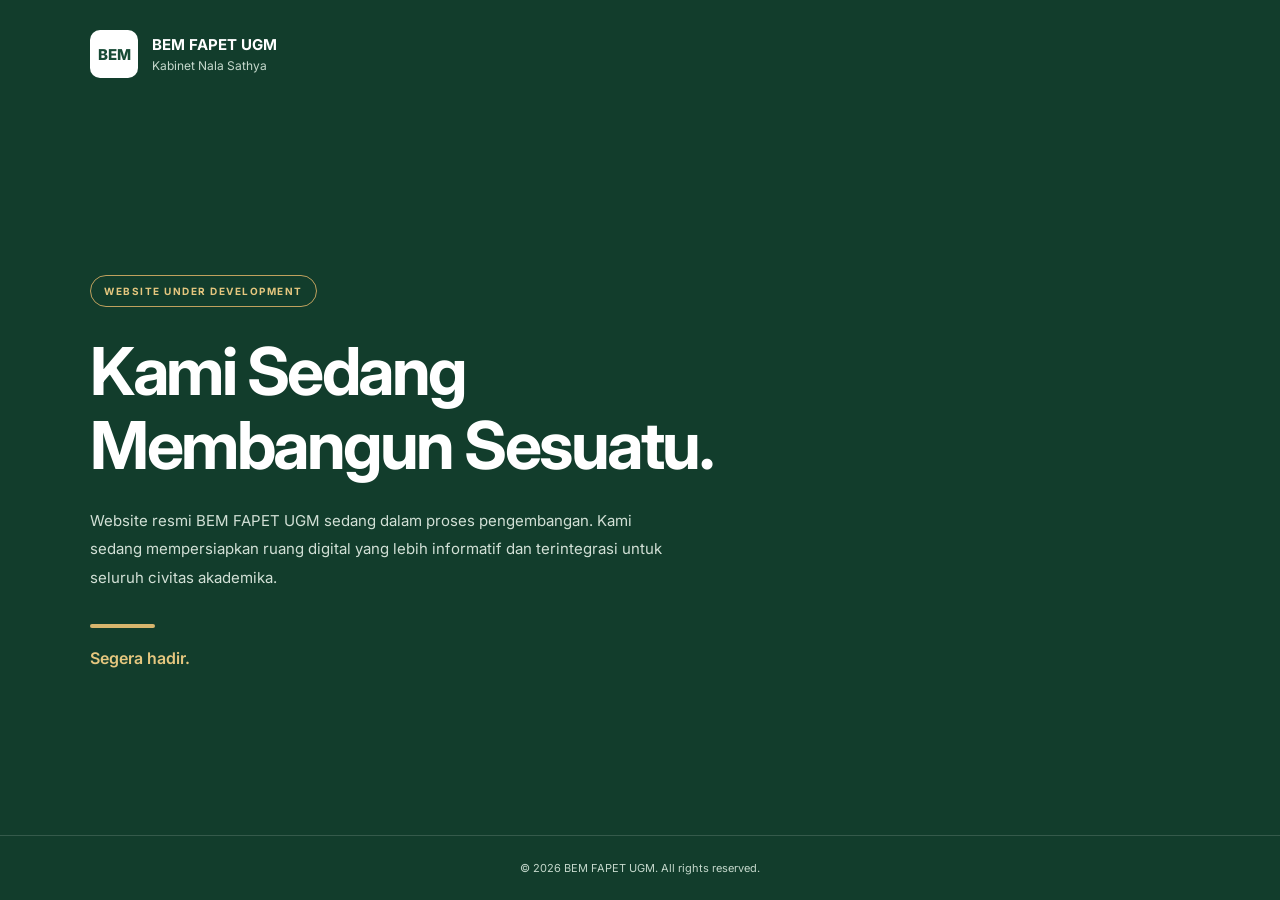
<file: index.html>
<!DOCTYPE html>
<html lang="id">
<head>
  <meta charset="UTF-8">
  <meta name="viewport" content="width=device-width, initial-scale=1.0">
  <meta name="theme-color" content="#123D2C">
  <title>BEM FAPET UGM</title>
  <link rel="icon" type="image/png" href="rekomendasi-menteri/assets/favicon.svg" />
  <link rel="preconnect" href="https://fonts.googleapis.com">
  <link rel="preconnect" href="https://fonts.gstatic.com" crossorigin>
  <link href="https://fonts.googleapis.com/css2?family=Inter:wght@400;500;600;700;800&display=swap" rel="stylesheet">

  <style>
    * {
      margin: 0;
      padding: 0;
      box-sizing: border-box;
    }

    body {
      font-family: 'Inter', sans-serif;
      background: #123D2C;
      color: #fff;
      min-height: 100vh;
      display: flex;
      flex-direction: column;
    }

    .container {
      width: min(1100px, 88%);
      margin: auto;
    }

    header {
      padding: 30px 0;
    }

    .brand {
      display: flex;
      align-items: center;
      gap: 14px;
    }

    .logo {
      width: 48px;
      height: 48px;
      background: #fff;
      color: #174A35;
      border-radius: 10px;
      display: grid;
      place-items: center;
      font-weight: 800;
      font-size: 15px;
    }

    .brand-name {
      font-size: 15px;
      font-weight: 700;
    }

    .brand-subtitle {
      font-size: 12px;
      color: #C5D8CC;
      margin-top: 4px;
    }

    main {
      flex: 1;
      display: flex;
      align-items: center;
      padding: 70px 0;
    }

    .content {
      max-width: 720px;
    }

    .status {
      display: inline-block;
      padding: 9px 13px;
      border: 1px solid #BFA15E;
      border-radius: 30px;
      color: #E5C77F;
      font-size: 10px;
      font-weight: 700;
      letter-spacing: 1.5px;
      margin-bottom: 28px;
    }

    h1 {
      font-size: clamp(38px, 7vw, 66px);
      line-height: 1.12;
      letter-spacing: -2.5px;
      margin-bottom: 24px;
    }

    .description {
      color: #D2E0D6;
      font-size: 15px;
      line-height: 1.9;
      max-width: 580px;
    }

    .accent {
      width: 65px;
      height: 4px;
      background: #D7B56D;
      border-radius: 10px;
      margin: 32px 0 20px;
    }

    .coming {
      font-size: 16px;
      font-weight: 600;
      color: #E5C77F;
    }

    footer {
      padding: 25px 0;
      border-top: 1px solid rgba(255,255,255,.15);
      color: #C5D8CC;
      font-size: 11px;
      text-align: center;
    }

    @media (max-width: 600px) {
      header { padding: 24px 0; }
      h1 { letter-spacing: -1.5px; }
      .description { font-size: 14px; }
    }
  </style>
</head>

<body>
  <header class="container">
    <div class="brand">
      <div class="logo">BEM</div>
      <div>
        <div class="brand-name">BEM FAPET UGM</div>
        <div class="brand-subtitle">Kabinet Nala Sathya</div>
      </div>
    </div>
  </header>

  <main class="container">
    <section class="content">
      <div class="status">WEBSITE UNDER DEVELOPMENT</div>

      <h1>Kami Sedang<br>Membangun Sesuatu.</h1>

      <p class="description">
        Website resmi BEM FAPET UGM sedang dalam proses
        pengembangan. Kami sedang mempersiapkan ruang digital
        yang lebih informatif dan terintegrasi untuk seluruh
        civitas akademika.
      </p>

      <div class="accent"></div>

      <p class="coming">Segera hadir.</p>
    </section>
  </main>

  <footer>
    © 2026 BEM FAPET UGM. All rights reserved.
  </footer>
</body>
</html>
</file>
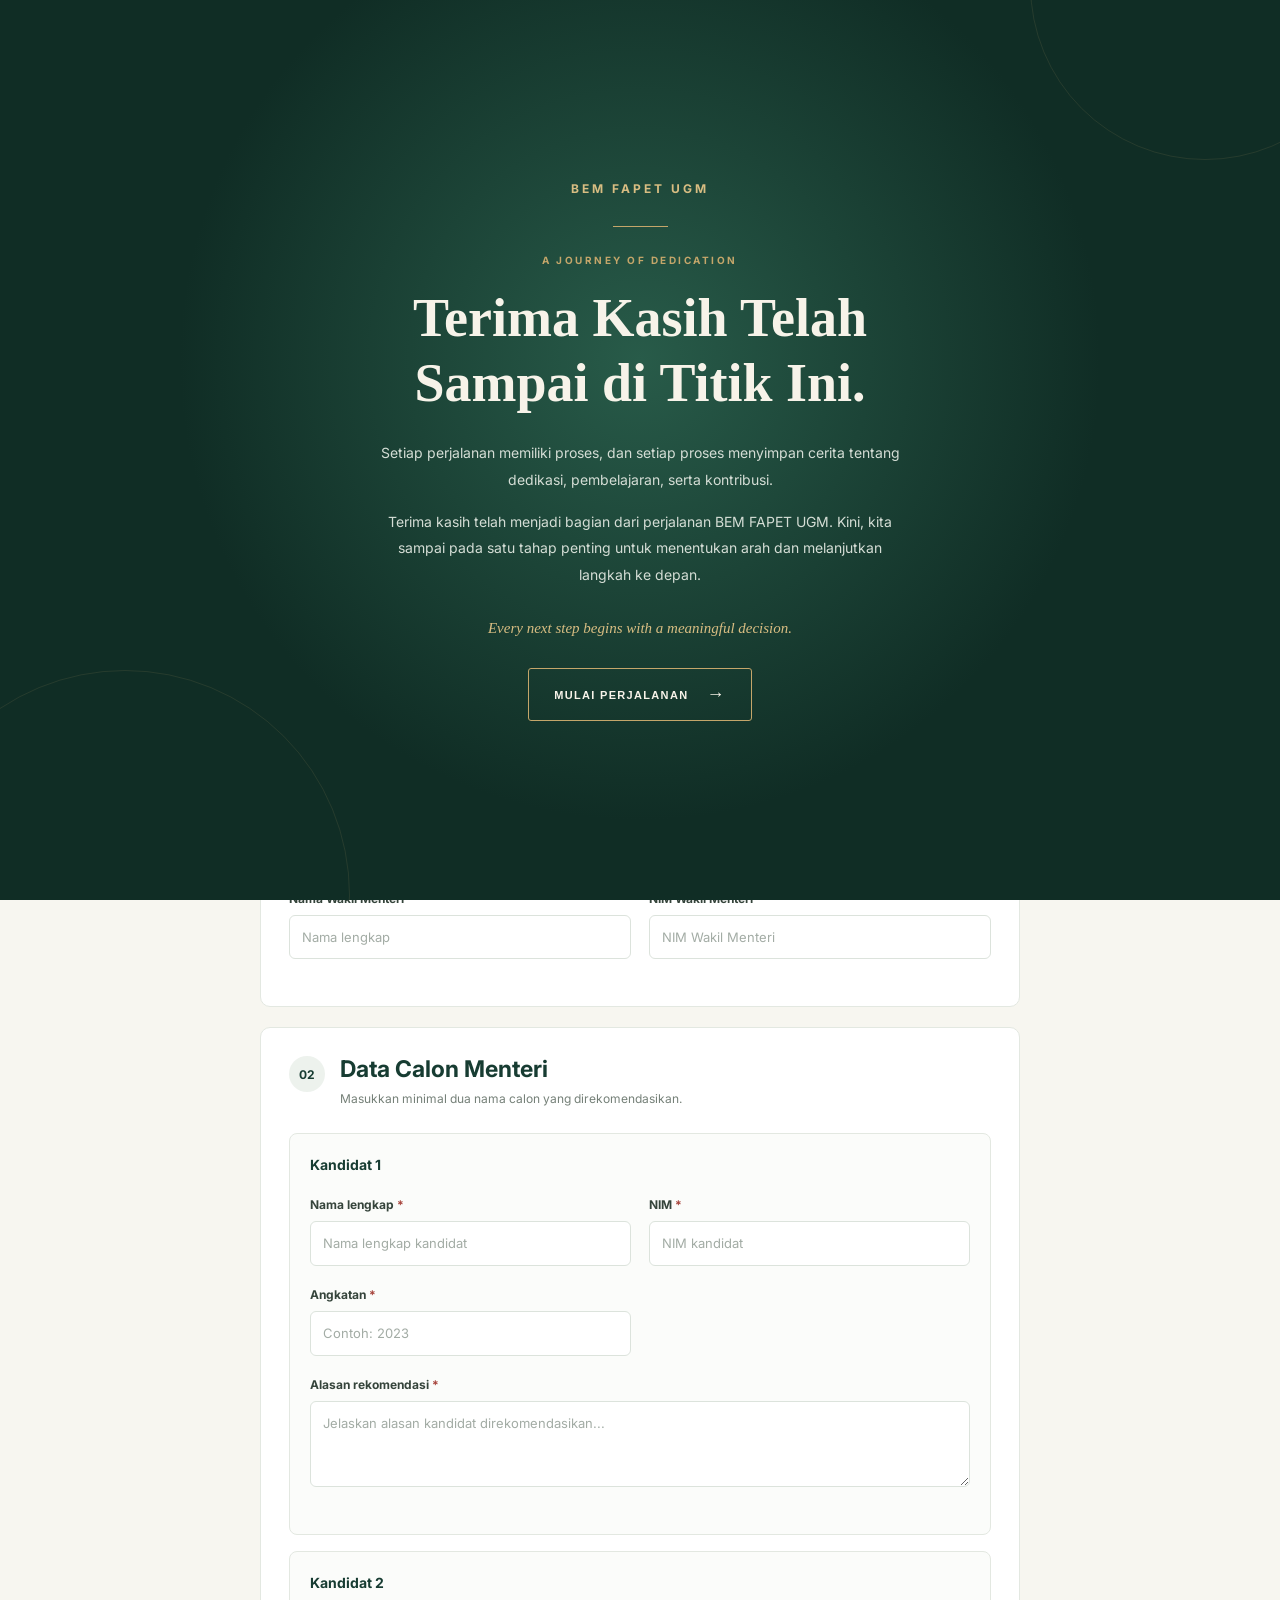
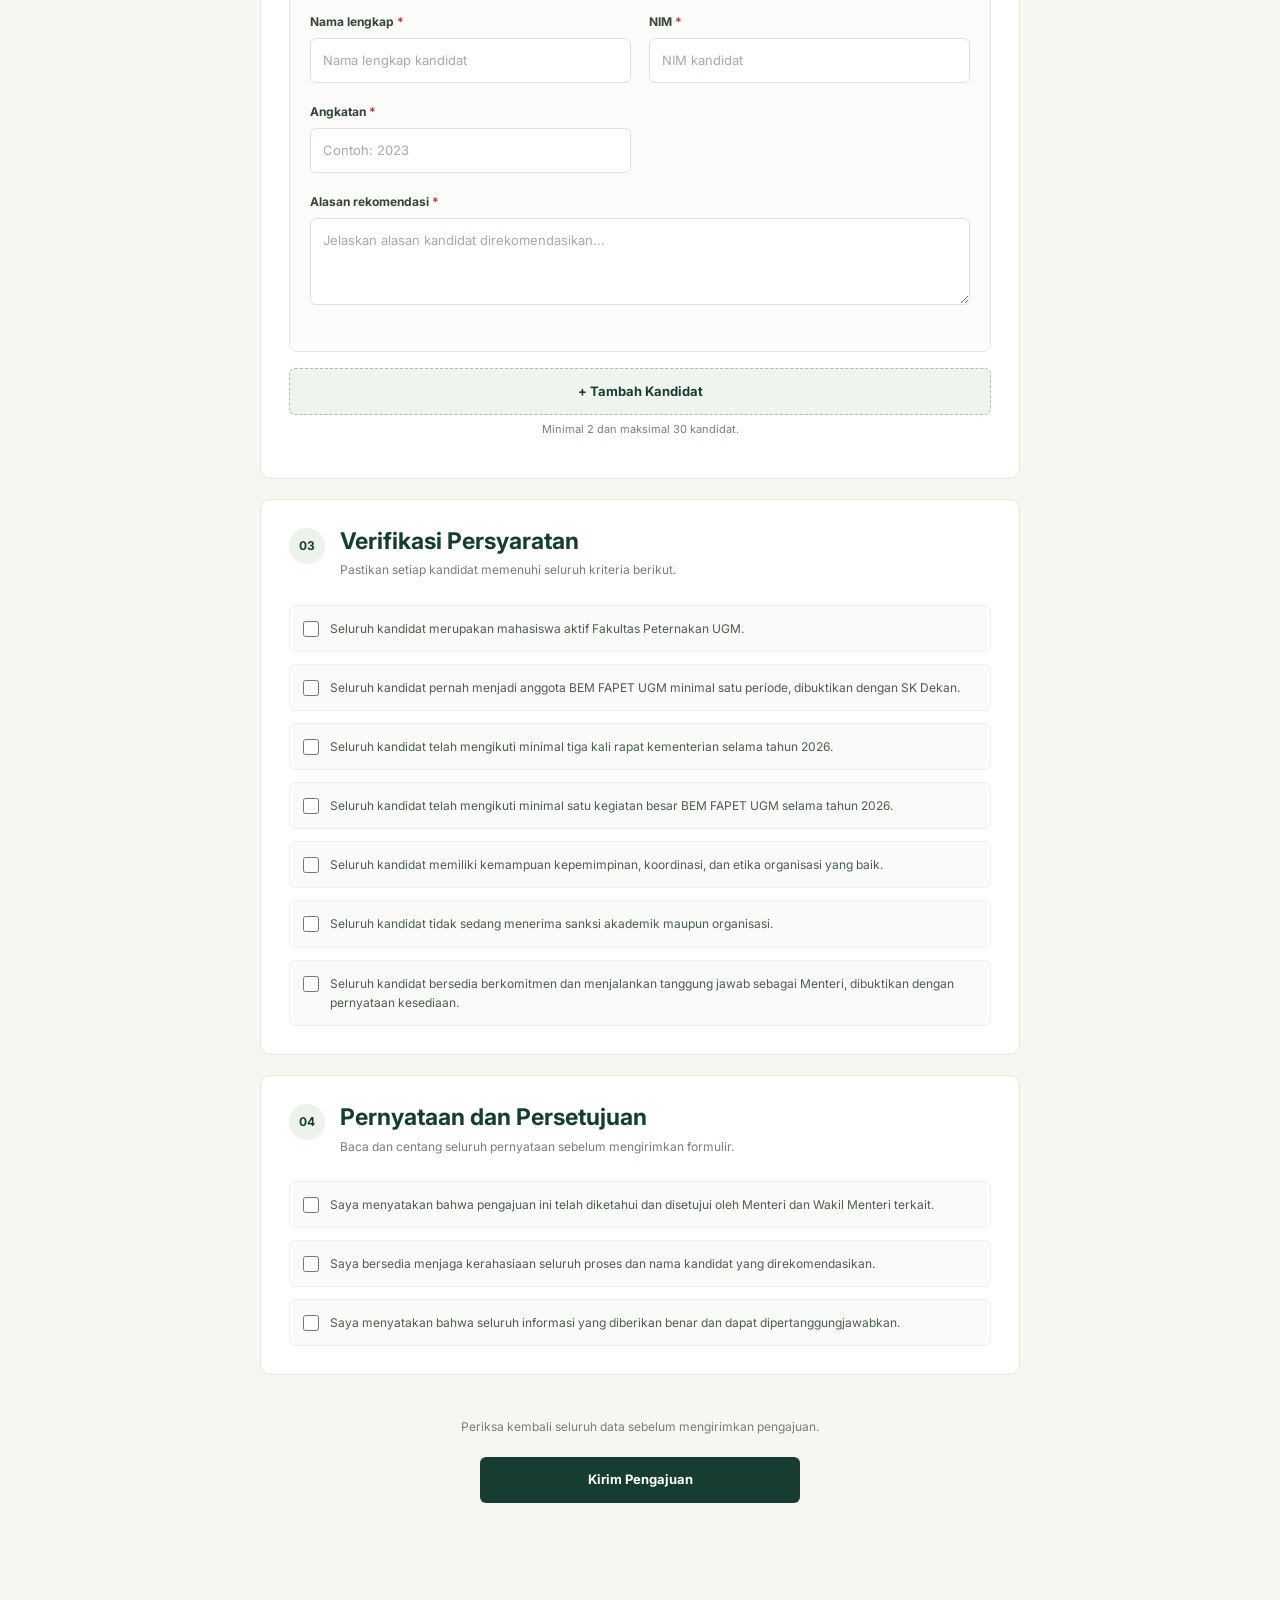
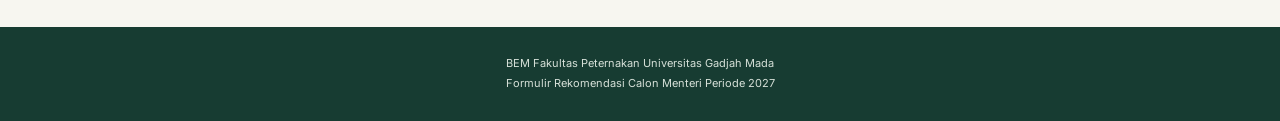
<file: rekomendasi-menteri/index.html>
<!doctype html>
<html lang="id">
  <head>
    <meta charset="UTF-8" />
    <meta name="viewport" content="width=device-width, initial-scale=1.0" />
    <meta name="theme-color" content="#173c32" />
    <title>Rekomendasi Calon Menteri | BEM FAPET UGM</title>
    <link rel="icon" type="image/png" href="assets/favicon.svg" />
    <link rel="preconnect" href="https://fonts.googleapis.com" />
    <link rel="preconnect" href="https://fonts.gstatic.com" crossorigin />
    <link
      href="https://fonts.googleapis.com/css2?family=Inter:wght@400;500;600;700;800&display=swap"
      rel="stylesheet"
    />
    <link rel="stylesheet" href="style.css" />
  </head>
  <body>
    <div id="welcomeScreen" class="welcome-screen">
      <div class="welcome-content">
        <div class="welcome-logo">BEM FAPET UGM</div>

        <div class="welcome-line"></div>

        <p class="welcome-eyebrow">A JOURNEY OF DEDICATION</p>

        <h1 class="welcome-title">
          Terima Kasih Telah<br />
          Sampai di Titik Ini.
        </h1>

        <p class="welcome-description">
          Setiap perjalanan memiliki proses, dan setiap proses menyimpan cerita
          tentang dedikasi, pembelajaran, serta kontribusi.
        </p>

        <p class="welcome-message">
          Terima kasih telah menjadi bagian dari perjalanan BEM FAPET UGM. Kini,
          kita sampai pada satu tahap penting untuk menentukan arah dan
          melanjutkan langkah ke depan.
        </p>

        <p class="welcome-closing">
          Every next step begins with a meaningful decision.
        </p>

        <button id="startButton" class="welcome-button">
          MULAI PERJALANAN
          <span>→</span>
        </button>
      </div>

      <div class="welcome-decoration decoration-one"></div>
      <div class="welcome-decoration decoration-two"></div>
    </div>

    <header class="site-header">
      <div class="header-inner">
        <div class="brand">
          <div class="brand-logo">
            <img src="assets/logo-bem.svg" alt="Logo BEM FAPET UGM" />
          </div>
          <div>
            <p class="brand-name">BEM FAPET UGM</p>
            <p class="brand-subtitle">Kabinet Nala Sathya</p>
          </div>
        </div>
        <span class="period-label">SITARA</span>
      </div>
    </header>

    <main class="container">
      <section class="hero">
        <p class="eyebrow">FORMULIR REKOMENDASI</p>
        <h1>Rekomendasi Calon Menteri</h1>
        <p class="hero-description">
          Formulir pengajuan rekomendasi calon Menteri BEM Fakultas Peternakan
          Universitas Gadjah Mada Periode 2027.
        </p>
        <div class="hero-meta">
          <div>
            <span class="meta-label">BATAS PENGISIAN</span>
            <strong>25 November 2026</strong>
            <span class="meta-detail">Pukul 12.00 WIB</span>
          </div>
          <div>
            <span class="meta-label">KETENTUAN</span>
            <strong>Minimal 2 kandidat</strong>
            <span class="meta-detail">Maksimal 30 kandidat</span>
          </div>
        </div>
      </section>

      <div class="notice">
        <strong>Informasi kerahasiaan</strong>
        <p>
          Seluruh proses dan nama yang direkomendasikan bersifat rahasia sampai
          keputusan resmi ditetapkan oleh Ketua BEM periode berikutnya.
        </p>
      </div>

      <form id="recommendationForm" novalidate>
        <section class="form-section">
          <div class="section-heading">
            <span class="section-number">01</span>
            <div>
              <h2>Identitas Pengirim</h2>
              <p>Pengajuan dilakukan bersama oleh Menteri dan Wakil Menteri.</p>
            </div>
          </div>

          <div class="field">
            <label for="ministry"
              >Kementerian <span class="required">*</span></label
            >
            <select id="ministry" name="ministry" required>
              <option value="">Pilih kementerian</option>
            </select>
            <div
              id="ministryStatus"
              class="ministry-status hidden"
              role="status"
              aria-live="polite"
            ></div>
            <small class="field-help"
              >Satu pengajuan resmi untuk setiap kementerian.</small
            >
          </div>

          <div class="two-columns">
            <div class="field">
              <label for="ministerName"
                >Nama Menteri <span class="required">*</span></label
              >
              <input
                id="ministerName"
                name="ministerName"
                type="text"
                required
                placeholder="Nama lengkap"
              />
            </div>
            <div class="field">
              <label for="ministerNim"
                >NIM Menteri <span class="required">*</span></label
              >
              <input
                id="ministerNim"
                name="ministerNim"
                type="text"
                required
                placeholder="Contoh: 23/123456/TP/12345"
              />
            </div>
            <div class="field">
              <label for="viceName"
                >Nama Wakil Menteri <span class="required">*</span></label
              >
              <input
                id="viceName"
                name="viceName"
                type="text"
                required
                placeholder="Nama lengkap"
              />
            </div>
            <div class="field">
              <label for="viceNim"
                >NIM Wakil Menteri <span class="required">*</span></label
              >
              <input
                id="viceNim"
                name="viceNim"
                type="text"
                required
                placeholder="NIM Wakil Menteri"
              />
            </div>
          </div>
        </section>

        <section class="form-section">
          <div class="section-heading">
            <span class="section-number">02</span>
            <div>
              <h2>Data Calon Menteri</h2>
              <p>Masukkan minimal dua nama calon yang direkomendasikan.</p>
            </div>
          </div>

          <div id="candidateList"></div>
          <button type="button" id="addCandidate" class="button button-outline">
            + Tambah Kandidat
          </button>
          <p class="field-help candidate-limit">
            Minimal 2 dan maksimal 30 kandidat.
          </p>
        </section>

        <section class="form-section">
          <div class="section-heading">
            <span class="section-number">03</span>
            <div>
              <h2>Verifikasi Persyaratan</h2>
              <p>Pastikan setiap kandidat memenuhi seluruh kriteria berikut.</p>
            </div>
          </div>

          <div class="verification-list">
            <label class="check-row">
              <input type="checkbox" id="activeStudent" />
              <span
                >Seluruh kandidat merupakan mahasiswa aktif Fakultas Peternakan
                UGM.</span
              >
            </label>
            <label class="check-row">
              <input type="checkbox" id="organizationPeriod" />
              <span
                >Seluruh kandidat pernah menjadi anggota BEM FAPET UGM minimal
                satu periode, dibuktikan dengan SK Dekan.</span
              >
            </label>
            <label class="check-row">
              <input type="checkbox" id="ministryMeetings" />
              <span
                >Seluruh kandidat telah mengikuti minimal tiga kali rapat
                kementerian selama tahun 2026.</span
              >
            </label>
            <label class="check-row">
              <input type="checkbox" id="majorEvent" />
              <span
                >Seluruh kandidat telah mengikuti minimal satu kegiatan besar
                BEM FAPET UGM selama tahun 2026.</span
              >
            </label>
            <label class="check-row">
              <input type="checkbox" id="leadership" />
              <span
                >Seluruh kandidat memiliki kemampuan kepemimpinan, koordinasi,
                dan etika organisasi yang baik.</span
              >
            </label>
            <label class="check-row">
              <input type="checkbox" id="noSanctions" />
              <span
                >Seluruh kandidat tidak sedang menerima sanksi akademik maupun
                organisasi.</span
              >
            </label>
            <label class="check-row">
              <input type="checkbox" id="commitment" />
              <span
                >Seluruh kandidat bersedia berkomitmen dan menjalankan tanggung
                jawab sebagai Menteri, dibuktikan dengan pernyataan
                kesediaan.</span
              >
            </label>
          </div>
        </section>

        <section class="form-section">
          <div class="section-heading">
            <span class="section-number">04</span>
            <div>
              <h2>Pernyataan dan Persetujuan</h2>
              <p>
                Baca dan centang seluruh pernyataan sebelum mengirimkan
                formulir.
              </p>
            </div>
          </div>

          <div class="verification-list declaration-list">
            <label class="check-row">
              <input type="checkbox" id="approval" />
              <span
                >Saya menyatakan bahwa pengajuan ini telah diketahui dan
                disetujui oleh Menteri dan Wakil Menteri terkait.</span
              >
            </label>
            <label class="check-row">
              <input type="checkbox" id="confidential" />
              <span
                >Saya bersedia menjaga kerahasiaan seluruh proses dan nama
                kandidat yang direkomendasikan.</span
              >
            </label>
            <label class="check-row">
              <input type="checkbox" id="truthful" />
              <span
                >Saya menyatakan bahwa seluruh informasi yang diberikan benar
                dan dapat dipertanggungjawabkan.</span
              >
            </label>
          </div>
        </section>

        <div class="submit-area">
          <p>Periksa kembali seluruh data sebelum mengirimkan pengajuan.</p>
          <button type="submit" id="submitButton" class="button button-primary">
            Kirim Pengajuan
          </button>
          <p
            id="formMessage"
            class="form-message"
            role="status"
            aria-live="polite"
          ></p>
        </div>
      </form>

      <section
        id="successPanel"
        class="success-panel hidden"
        aria-live="polite"
      >
        <div class="success-icon">✓</div>

        <p class="eyebrow">PENGAJUAN BERHASIL DITERIMA</p>

        <h2>Terima kasih atas kontribusimu!</h2>

        <p class="success-main-message">
          Rekomendasi calon Menteri telah berhasil kami terima.
        </p>

        <div class="success-divider"></div>

        <p class="success-description">
          Terima kasih atas waktu, dedikasi, dan kepercayaan yang telah
          diberikan. Setiap nama yang disampaikan merupakan bagian dari harapan
          untuk membawa BEM FAPET UGM melangkah lebih baik.
        </p>

        <p class="success-quote">
          Every recommendation carries a hope for a better future.
        </p>

        <div class="submission-code">
          <span>NOMOR PENGAJUAN</span>
          <strong id="submissionId">-</strong>
        </div>

        <p class="field-help">
          Simpan nomor pengajuan ini sebagai bukti bahwa rekomendasi telah
          dikirim.
        </p>

        <div class="success-footer">
          <span>BEM FAPET UGM</span>
          <span>PERIODE 2027</span>
        </div>
      </section>
    </main>

    <footer class="site-footer">
      <p>BEM Fakultas Peternakan Universitas Gadjah Mada</p>
      <p>Formulir Rekomendasi Calon Menteri Periode 2027</p>
    </footer>

    <template id="candidateTemplate">
      <article class="candidate-card">
        <div class="candidate-heading">
          <h3>Kandidat <span class="candidate-number"></span></h3>
          <button
            type="button"
            class="remove-candidate"
            aria-label="Hapus kandidat"
          >
            Hapus
          </button>
        </div>
        <div class="two-columns">
          <div class="field">
            <label>Nama lengkap <span class="required">*</span></label>
            <input
              class="candidate-name"
              type="text"
              required
              placeholder="Nama lengkap kandidat"
            />
          </div>
          <div class="field">
            <label>NIM <span class="required">*</span></label>
            <input
              class="candidate-nim"
              type="text"
              required
              placeholder="NIM kandidat"
            />
          </div>
          <div class="field">
            <label>Angkatan <span class="required">*</span></label>
            <input
              class="candidate-generation"
              type="text"
              required
              inputmode="numeric"
              placeholder="Contoh: 2023"
            />
          </div>
          <div class="field full-width">
            <label>Alasan rekomendasi <span class="required">*</span></label>
            <textarea
              class="candidate-reason"
              required
              rows="3"
              placeholder="Jelaskan alasan kandidat direkomendasikan..."
            ></textarea>
          </div>
        </div>
      </article>
    </template>

    <!-- LOADING ANIMATION -->
    <div
      id="loadingOverlay"
      class="loading-overlay hidden"
      role="status"
      aria-live="polite"
    >
      <div class="loading-content">
        <div class="loading-cats" aria-hidden="true">
          <span>🐈</span>
          <span>🐈</span>
          <span>🐈</span>
        </div>

        <h2>Meow... tunggu sebentar!</h2>
        <p>Pengajuanmu sedang kami proses.</p>
        <small>Mohon jangan tutup halaman ini.</small>
      </div>
    </div>

    <script src="script.js"></script>
  </body>
</html>
</file>
<file: rekomendasi-menteri/style.css>
:root {
  --green: #173c32;
  --green-light: #285b49;
  --cream: #f7f6f0;
  --paper: #ffffff;
  --text: #26342e;
  --muted: #758078;
  --border: #e3e8e1;
  --gold: #c4a66a;
  --danger: #a7443c;
}

* {
  box-sizing: border-box;
}

body {
  margin: 0;
  background: var(--cream);
  color: var(--text);
  font-family: "Inter", sans-serif;
  line-height: 1.6;
}

.site-header {
  background: var(--green);
  color: white;
}

.header-inner {
  width: calc(100% - 100px);
  max-width: 1280px;
  margin: 0 auto;
  padding: 18px 0;
  display: flex;
  justify-content: space-between;
  align-items: center;
}

.brand {
  display: flex;
  align-items: center;
  gap: 12px;
}

.brand-mark {
  width: 44px;
  height: 44px;
  display: grid;
  place-items: center;
  border: 1px solid rgba(255,255,255,.6);
  border-radius: 50%;
  font-weight: 700;
  font-size: 12px;
}

.brand-name,
.brand-subtitle {
  margin: 0;
}

.brand-name {
  font-weight: 700;
  letter-spacing: .08em;
  font-size: 13px;
}

.brand-subtitle {
  color: #c9d7ce;
  font-size: 11px;
}

.period-label {
  font-size: 11px;
  letter-spacing: .12em;
  color: #e4d5ad;
  font-weight: 700;
}

.container {
  width: min(100% - 32px, 760px);
  margin: 0 auto;
  padding: 50px 0 70px;
}

.hero {
  padding: 12px 0 30px;
}

.eyebrow {
  margin: 0 0 12px;
  color: var(--green-light);
  font-size: 11px;
  font-weight: 700;
  letter-spacing: .18em;
}

h1,
h2 {
  font-family: "Inter", sans-serif;
  color: var(--green);
  line-height: 1.2;
  font-weight: 700;
}

h1 {
  max-width: 700px;
  margin: 0;
  font-size: clamp(34px, 6vw, 48px);
}

.hero-description {
  max-width: 590px;
  margin: 18px 0 26px;
  color: #66736a;
  font-size: 15px;
}

.hero-meta {
  display: flex;
  flex-wrap: wrap;
  gap: 38px;
  padding-top: 20px;
  border-top: 1px solid #dfe4dc;
}

.hero-meta div {
  display: grid;
  gap: 2px;
}

.meta-label {
  color: var(--muted);
  font-size: 10px;
  font-weight: 700;
  letter-spacing: .12em;
}

.hero-meta strong {
  color: var(--green);
  font-size: 14px;
}

.meta-detail {
  color: var(--muted);
  font-size: 12px;
}

.notice {
  margin: 10px 0 28px;
  padding: 18px 20px;
  background: #edf1e9;
  border-left: 3px solid var(--gold);
  border-radius: 4px;
}

.notice strong {
  color: var(--green);
  font-size: 13px;
}

.notice p {
  margin: 5px 0 0;
  color: #647068;
  font-size: 13px;
}

.form-section {
  margin-top: 20px;
  padding: 28px;
  background: var(--paper);
  border: 1px solid var(--border);
  border-radius: 10px;
}

.section-heading {
  display: flex;
  align-items: flex-start;
  gap: 15px;
  margin-bottom: 25px;
}

.section-number {
  display: grid;
  place-items: center;
  flex: 0 0 36px;
  height: 36px;
  background: #edf2ed;
  color: var(--green);
  border-radius: 50%;
  font-size: 12px;
  font-weight: 700;
}

.section-heading h2 {
  margin: 0;
  font-size: 23px;
}

.section-heading p {
  margin: 5px 0 0;
  color: var(--muted);
  font-size: 12px;
}

.field {
  min-width: 0;
  margin-bottom: 19px;
}

.field label {
  display: block;
  margin-bottom: 7px;
  color: #35443b;
  font-size: 12px;
  font-weight: 700;
}

.required {
  color: var(--danger);
}

input,
select,
textarea {
  width: 100%;
  min-height: 44px;
  padding: 11px 12px;
  border: 1px solid #dce3dc;
  border-radius: 6px;
  outline: none;
  background: #fff;
  color: var(--text);
  font: inherit;
  font-size: 13px;
  transition: border-color .2s, box-shadow .2s;
}

textarea {
  resize: vertical;
}

input:focus,
select:focus,
textarea:focus {
  border-color: var(--green-light);
  box-shadow: 0 0 0 3px rgba(40,91,73,.1);
}

input::placeholder,
textarea::placeholder {
  color: #a3aca5;
}

.two-columns {
  display: grid;
  grid-template-columns: repeat(2, minmax(0, 1fr));
  column-gap: 18px;
}

.full-width {
  grid-column: 1 / -1;
}

.field-help {
  display: block;
  margin-top: 6px;
  color: var(--muted);
  font-size: 11px;
}

.candidate-card {
  margin-bottom: 16px;
  padding: 20px;
  background: #fbfcfa;
  border: 1px solid var(--border);
  border-radius: 8px;
}

.candidate-heading {
  display: flex;
  justify-content: space-between;
  align-items: center;
  margin-bottom: 18px;
}

.candidate-heading h3 {
  margin: 0;
  color: var(--green);
  font-size: 14px;
}

.remove-candidate {
  border: 0;
  background: transparent;
  color: var(--danger);
  cursor: pointer;
  font: inherit;
  font-size: 11px;
  font-weight: 700;
}

.button {
  min-height: 46px;
  padding: 12px 20px;
  border: 0;
  border-radius: 6px;
  cursor: pointer;
  font: inherit;
  font-size: 13px;
  font-weight: 700;
  transition: background .2s, transform .2s;
}

.button:disabled {
  opacity: .6;
  cursor: not-allowed;
}

.button-outline {
  width: 100%;
  background: #f0f4ef;
  color: var(--green);
  border: 1px dashed #aebdb1;
}

.button-outline:hover {
  background: #e6eee6;
}

.candidate-limit {
  text-align: center;
}

.verification-list {
  display: grid;
  gap: 12px;
}

.check-row {
  display: flex;
  align-items: flex-start;
  gap: 11px;
  padding: 13px;
  background: #fafbf9;
  border: 1px solid #edf0eb;
  border-radius: 6px;
  color: #4e5c53;
  cursor: pointer;
  font-size: 12px;
  line-height: 1.6;
}

.check-row input {
  flex: 0 0 16px;
  width: 16px;
  min-height: 16px;
  height: 16px;
  margin: 2px 0 0;
  accent-color: var(--green);
}

.declaration-list {
  margin-top: 5px;
}

.submit-area {
  padding: 30px 10px 10px;
  text-align: center;
}

.submit-area p {
  color: var(--muted);
  font-size: 12px;
}

.button-primary {
  width: min(100%, 320px);
  margin-top: 8px;
  background: var(--green);
  color: white;
}

.button-primary:hover {
  background: var(--green-light);
}

.form-message {
  min-height: 20px;
  margin-top: 12px;
  color: var(--danger) !important;
  font-weight: 600;
}

.success-panel {
  margin-top: 25px;
  padding: 45px 25px;
  background: white;
  border: 1px solid var(--border);
  border-radius: 10px;
  text-align: center;
}

.success-panel h2 {
  margin: 8px 0;
  font-size: 30px;
}

.success-panel > p:not(.eyebrow) {
  color: var(--muted);
  font-size: 13px;
}

.success-icon {
  width: 55px;
  height: 55px;
  display: grid;
  place-items: center;
  margin: 0 auto 18px;
  border-radius: 50%;
  background: #e8f1e8;
  color: var(--green);
  font-size: 26px;
  font-weight: 700;
}

.submission-code {
  display: grid;
  gap: 5px;
  margin: 24px auto 10px;
  padding: 15px;
  max-width: 330px;
  background: #f5f7f3;
  border-radius: 6px;
}

.submission-code span {
  color: var(--muted);
  font-size: 11px;
}

.submission-code strong {
  color: var(--green);
  overflow-wrap: anywhere;
}

.hidden {
  display: none !important;
}

.site-footer {
  padding: 25px 15px;
  background: var(--green);
  color: #d6e0d8;
  text-align: center;
  font-size: 11px;
}

.site-footer p {
  margin: 3px 0;
}

@media (max-width: 600px) {
  .header-inner {
    padding: 15px 18px;
  }

  .container {
    width: min(100% - 24px, 760px);
    padding-top: 32px;
  }

  .hero-meta {
    gap: 22px;
  }

  .form-section {
    padding: 20px 16px;
  }

  .section-heading h2 {
    font-size: 20px;
  }

  .two-columns {
    grid-template-columns: 1fr;
  }

  .full-width {
    grid-column: auto;
  }

  .candidate-card {
    padding: 15px;
  }
  
  .header-inner {
    width: calc(100% - 36px);
    padding: 15px 0;
  }
}

.brand-logo {
  width: 44px;
  height: 44px;
  display: flex;
  align-items: center;
  justify-content: center;
  flex-shrink: 0;
}

.brand-logo img {
  width: 100%;
  height: 100%;
  object-fit: contain;
}


/* WELCOME SCREEN */
.welcome-screen {
  position: fixed;
  inset: 0;
  z-index: 9999;
  display: flex;
  align-items: center;
  justify-content: center;
  overflow: hidden;
  padding: 25px;
  background:
    radial-gradient(circle at 50% 40%, #285b49 0%, transparent 55%),
    #102d25;
  color: #f7f6f0;
  transition: opacity 0.9s ease, visibility 0.9s ease;
}

.welcome-screen.hide {
  opacity: 0;
  visibility: hidden;
  pointer-events: none;
}

.welcome-content {
  position: relative;
  z-index: 2;
  width: min(100%, 650px);
  text-align: center;
  animation: welcomeAppear 1.2s ease both;
}

.welcome-logo {
  color: #d8bd82;
  font-size: 12px;
  font-weight: 700;
  letter-spacing: 0.25em;
  margin-bottom: 28px;
}

.welcome-line {
  width: 55px;
  height: 1px;
  background: #c4a66a;
  margin: 0 auto 25px;
  animation: lineExpand 1.2s ease both;
}

.welcome-eyebrow {
  color: #c4a66a;
  font-size: 10px;
  font-weight: 700;
  letter-spacing: 0.25em;
  margin-bottom: 18px;
  animation: textAppear 1s ease 0.3s both;
}

.welcome-title {
  color: #f7f3e9;
  font-family: "Playfair Display", serif;
  font-size: clamp(34px, 6vw, 54px);
  line-height: 1.2;
  margin: 0 0 25px;
  animation: textAppear 1s ease 0.6s both;
}

.welcome-description,
.welcome-message {
  max-width: 530px;
  margin: 0 auto;
  color: #d4ddd5;
  font-size: 14px;
  line-height: 1.9;
  animation: textAppear 1s ease 0.9s both;
}

.welcome-message {
  margin-top: 15px;
  animation-delay: 1.1s;
}

.welcome-closing {
  margin: 28px 0;
  color: #d8bd82;
  font-family: "Playfair Display", serif;
  font-size: 15px;
  font-style: italic;
  animation: textAppear 1s ease 1.3s both;
}

.welcome-button {
  display: inline-flex;
  align-items: center;
  gap: 18px;
  padding: 15px 25px;
  border: 1px solid #c4a66a;
  border-radius: 3px;
  background: transparent;
  color: #f7f3e9;
  font-family: "DM Sans", sans-serif;
  font-size: 11px;
  font-weight: 700;
  letter-spacing: 0.12em;
  cursor: pointer;
  transition: all 0.3s ease;
  animation: textAppear 1s ease 1.6s both;
}

.welcome-button:hover {
  background: #c4a66a;
  color: #102d25;
}

.welcome-button span {
  font-size: 18px;
  transition: transform 0.3s ease;
}

.welcome-button:hover span {
  transform: translateX(5px);
}

.welcome-decoration {
  position: absolute;
  width: 350px;
  height: 350px;
  border: 1px solid rgba(196, 166, 106, 0.12);
  border-radius: 50%;
  pointer-events: none;
}

.decoration-one {
  top: -190px;
  right: -100px;
}

.decoration-two {
  bottom: -220px;
  left: -100px;
  width: 450px;
  height: 450px;
}

@keyframes welcomeAppear {
  from {
    opacity: 0;
    transform: translateY(20px);
  }
  to {
    opacity: 1;
    transform: translateY(0);
  }
}

@keyframes textAppear {
  from {
    opacity: 0;
    transform: translateY(15px);
  }
  to {
    opacity: 1;
    transform: translateY(0);
  }
}

@keyframes lineExpand {
  from {
    width: 0;
    opacity: 0;
  }
  to {
    width: 55px;
    opacity: 1;
  }
}

@media (max-width: 600px) {
  .welcome-content {
    max-width: 100%;
  }

  .welcome-description,
  .welcome-message {
    font-size: 12px;
  }

  .welcome-title {
    font-size: 35px;
  }

  .welcome-logo {
    font-size: 10px;
  }
}

@media (prefers-reduced-motion: reduce) {
  .welcome-content,
  .welcome-eyebrow,
  .welcome-title,
  .welcome-description,
  .welcome-message,
  .welcome-closing,
  .welcome-button,
  .welcome-line {
    animation: none;
  }
}


/* CAT LOADING ANIMATION */
.loading-overlay {
  position: fixed;
  inset: 0;
  z-index: 10000;
  display: flex;
  justify-content: center;
  align-items: center;
  padding: 20px;
  background: rgba(16, 45, 37, 0.88);
  backdrop-filter: blur(5px);
  -webkit-backdrop-filter: blur(5px);
}

.loading-content {
  text-align: center;
  color: #f7f6f0;
  animation: loadingFade 0.5s ease both;
}

.loading-cats {
  display: flex;
  justify-content: center;
  align-items: flex-end;
  gap: 13px;
  margin-bottom: 25px;
}

.loading-cats span {
  display: inline-block;
  font-size: 43px;
  animation: catJump 0.65s ease-in-out infinite;
}

.loading-cats span:nth-child(2) {
  animation-delay: 0.15s;
}

.loading-cats span:nth-child(3) {
  animation-delay: 0.3s;
}

.loading-content h2 {
  color: #e2c58a;
  font-family: "DM Sans", sans-serif;
  font-size: 22px;
  margin-bottom: 8px;
}

.loading-content p {
  color: #f7f6f0;
  font-size: 14px;
  margin: 0 0 8px;
}

.loading-content small {
  color: #c5d2ca;
  font-size: 11px;
}

@keyframes catJump {
  0%, 100% {
    transform: translateY(0) rotate(0);
  }
  50% {
    transform: translateY(-25px) rotate(-8deg);
  }
}

@keyframes loadingFade {
  from {
    opacity: 0;
    transform: translateY(10px);
  }
  to {
    opacity: 1;
    transform: translateY(0);
  }
}

@media (prefers-reduced-motion: reduce) {
  .loading-cats span {
    animation: none;
  }
}


/* SUCCESS PANEL - CONFIRMATION */

.success-panel {
  margin-top: 25px;
  padding: 55px 30px;
  background: #ffffff;
  border: 1px solid var(--border);
  border-radius: 12px;
  text-align: center;
  animation: successAppear 0.8s ease both;
}

.success-icon {
  width: 65px;
  height: 65px;
  display: grid;
  place-items: center;
  margin: 0 auto 22px;
  border-radius: 50%;
  background: #e8f1e8;
  color: var(--green);
  font-size: 30px;
  font-weight: 700;
}

.success-panel h2 {
  margin: 10px 0 14px;
  font-size: clamp(26px, 5vw, 34px);
}

.success-main-message {
  color: var(--green-light);
  font-weight: 600;
  font-size: 15px;
}

.success-divider {
  width: 55px;
  height: 2px;
  background: var(--gold);
  margin: 25px auto;
}

.success-description {
  max-width: 540px;
  margin: 0 auto;
  color: var(--muted);
  font-size: 13px;
  line-height: 1.9;
}

.success-quote {
  margin: 25px 0;
  color: var(--green-light);
  font-family: "Playfair Display", serif;
  font-style: italic;
  font-size: 14px;
}

.submission-code {
  display: grid;
  gap: 7px;
  margin: 28px auto 12px;
  padding: 18px;
  max-width: 350px;
  background: #f5f7f3;
  border: 1px solid var(--border);
  border-radius: 8px;
}

.submission-code span {
  color: var(--muted);
  font-size: 10px;
  font-weight: 700;
  letter-spacing: 0.12em;
}

.submission-code strong {
  color: var(--green);
  font-size: 17px;
  overflow-wrap: anywhere;
}

.success-panel .field-help {
  font-size: 11px;
}

.success-footer {
  display: flex;
  justify-content: space-between;
  max-width: 350px;
  margin: 40px auto 0;
  padding-top: 16px;
  border-top: 1px solid var(--border);
  color: var(--green);
  font-size: 10px;
  font-weight: 700;
  letter-spacing: 0.1em;
}

@keyframes successAppear {
  from {
    opacity: 0;
    transform: translateY(18px);
  }
  to {
    opacity: 1;
    transform: translateY(0);
  }
}

@media (max-width: 600px) {
  .success-panel {
    padding: 40px 20px;
  }

  .success-description {
    font-size: 12px;
  }
}

@media (prefers-reduced-motion: reduce) {
  .success-panel {
    animation: none;
  }
}


/* MINISTRY SUBMISSION STATUS */

.ministry-status {
  margin-top: 14px;
  padding: 17px 18px;
  border-radius: 8px;
  font-size: 13px;
  line-height: 1.7;
}

.ministry-status.submitted {
  color: #285b49;
  background: #edf5ed;
  border: 1px solid #c9dfcb;
}

.ministry-status.available {
  color: #285b49;
  background: #f5f7f3;
  border: 1px solid var(--border);
}

.ministry-status.error {
  color: #8b3434;
  background: #fff0f0;
  border: 1px solid #edcccc;
}

.ministry-status strong {
  display: block;
  margin-bottom: 4px;
}

#recommendationForm.is-locked {
  opacity: 0.55;
  pointer-events: none;
}

.ministry-status.checking {
  color: #755d2b;
  background: #fff8e8;
  border: 1px solid #ead9ad;
}
</file>
